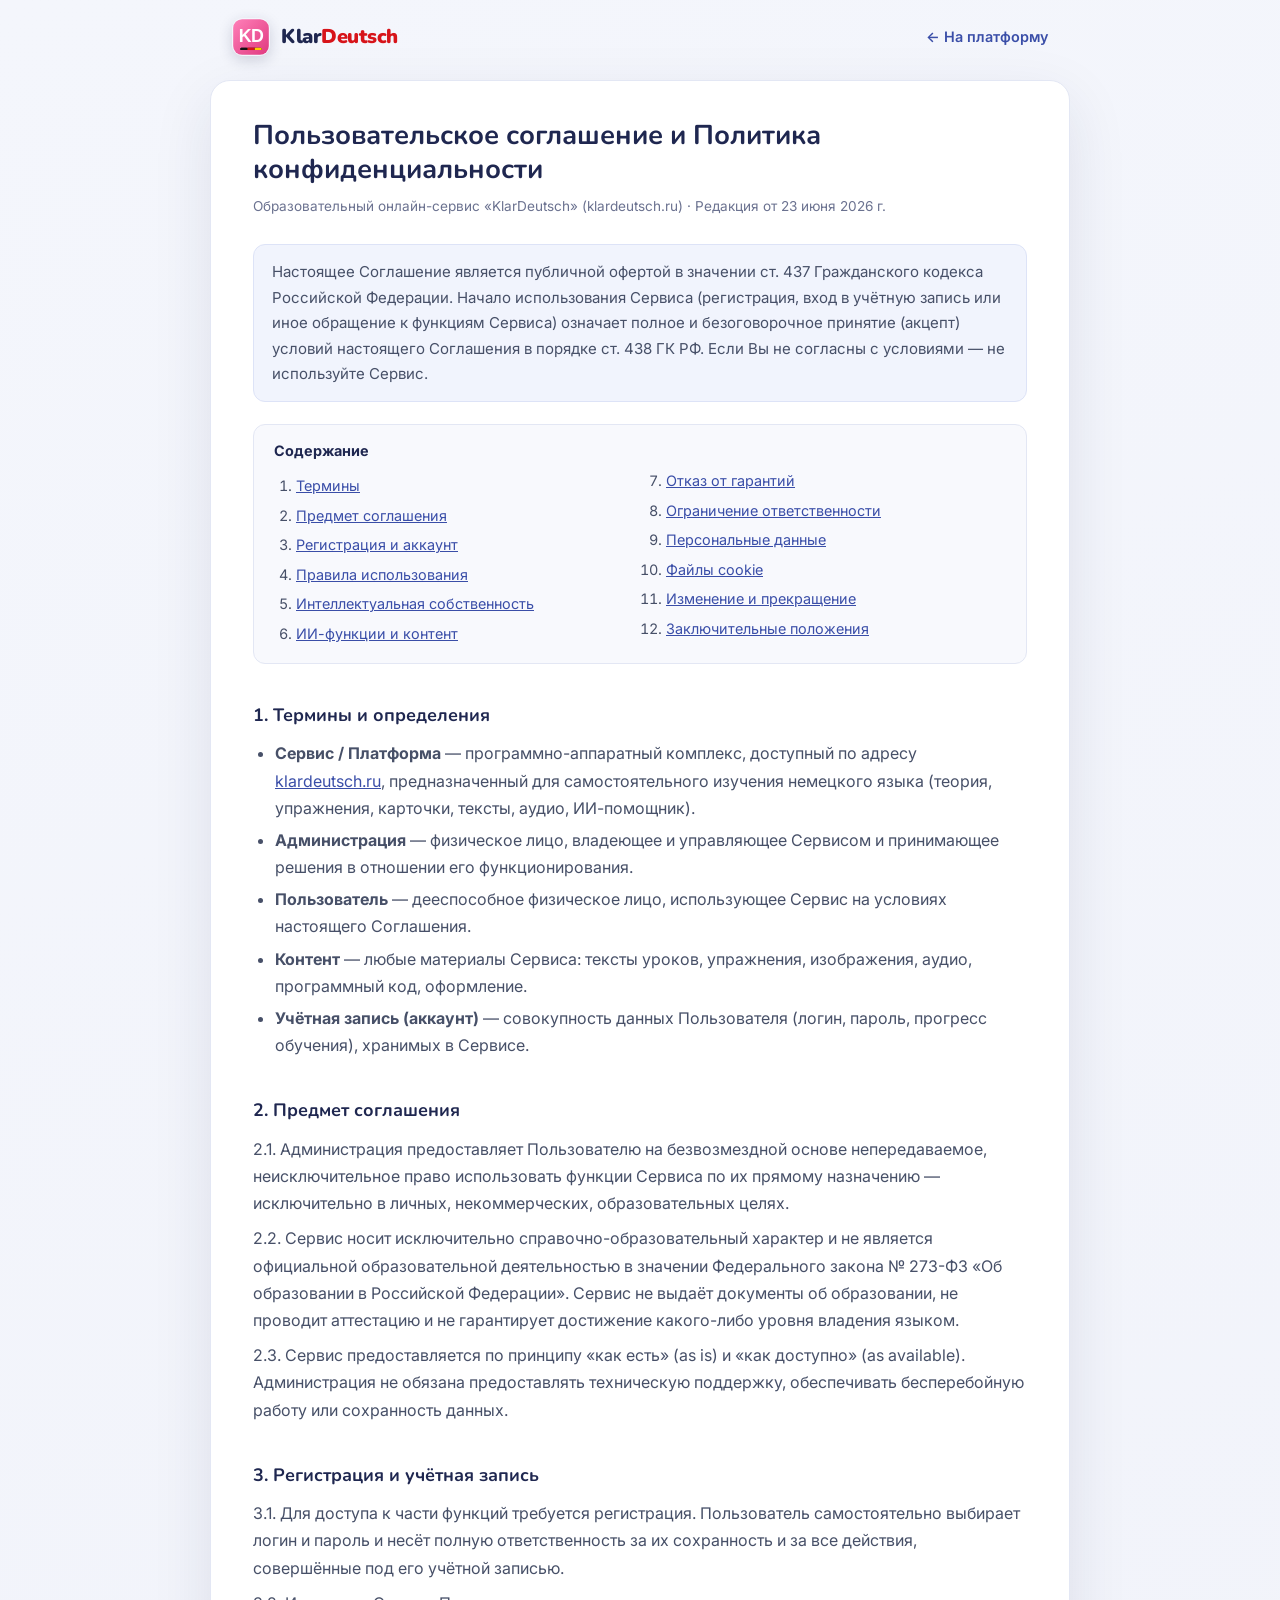
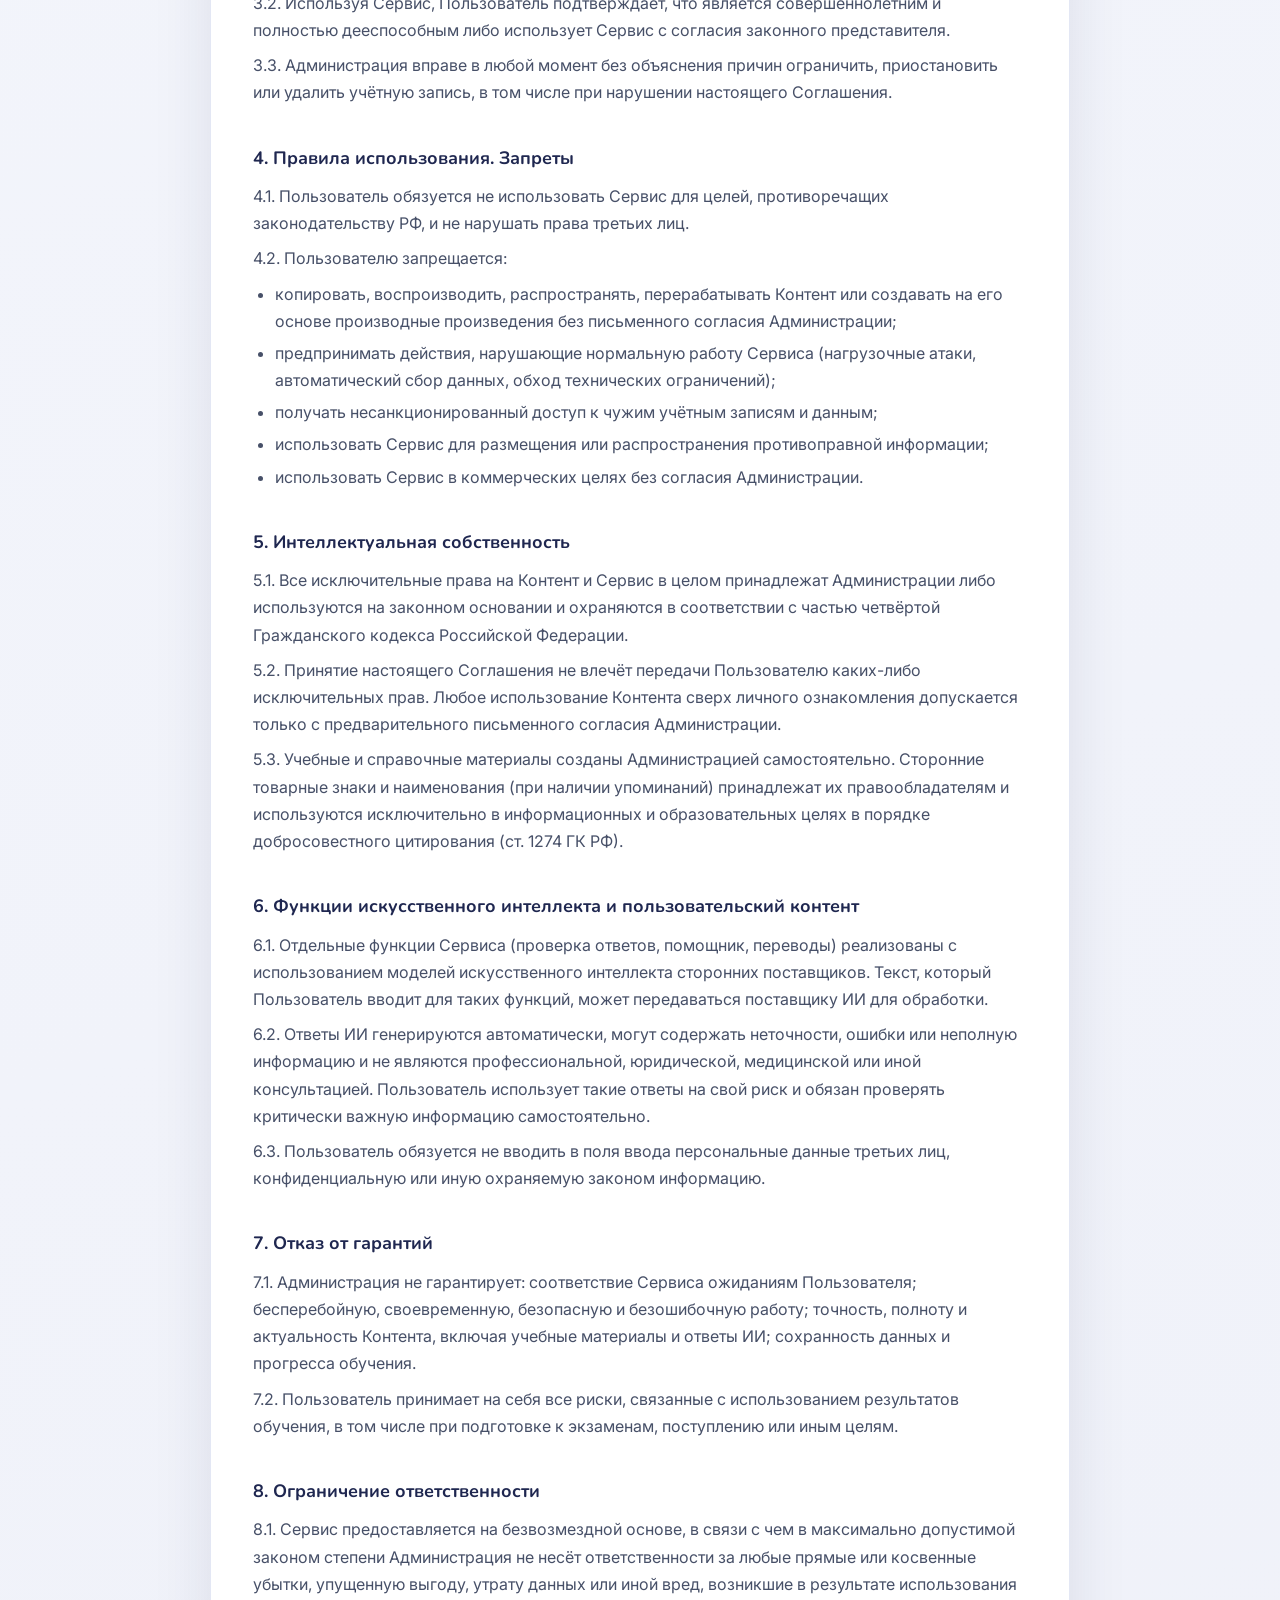
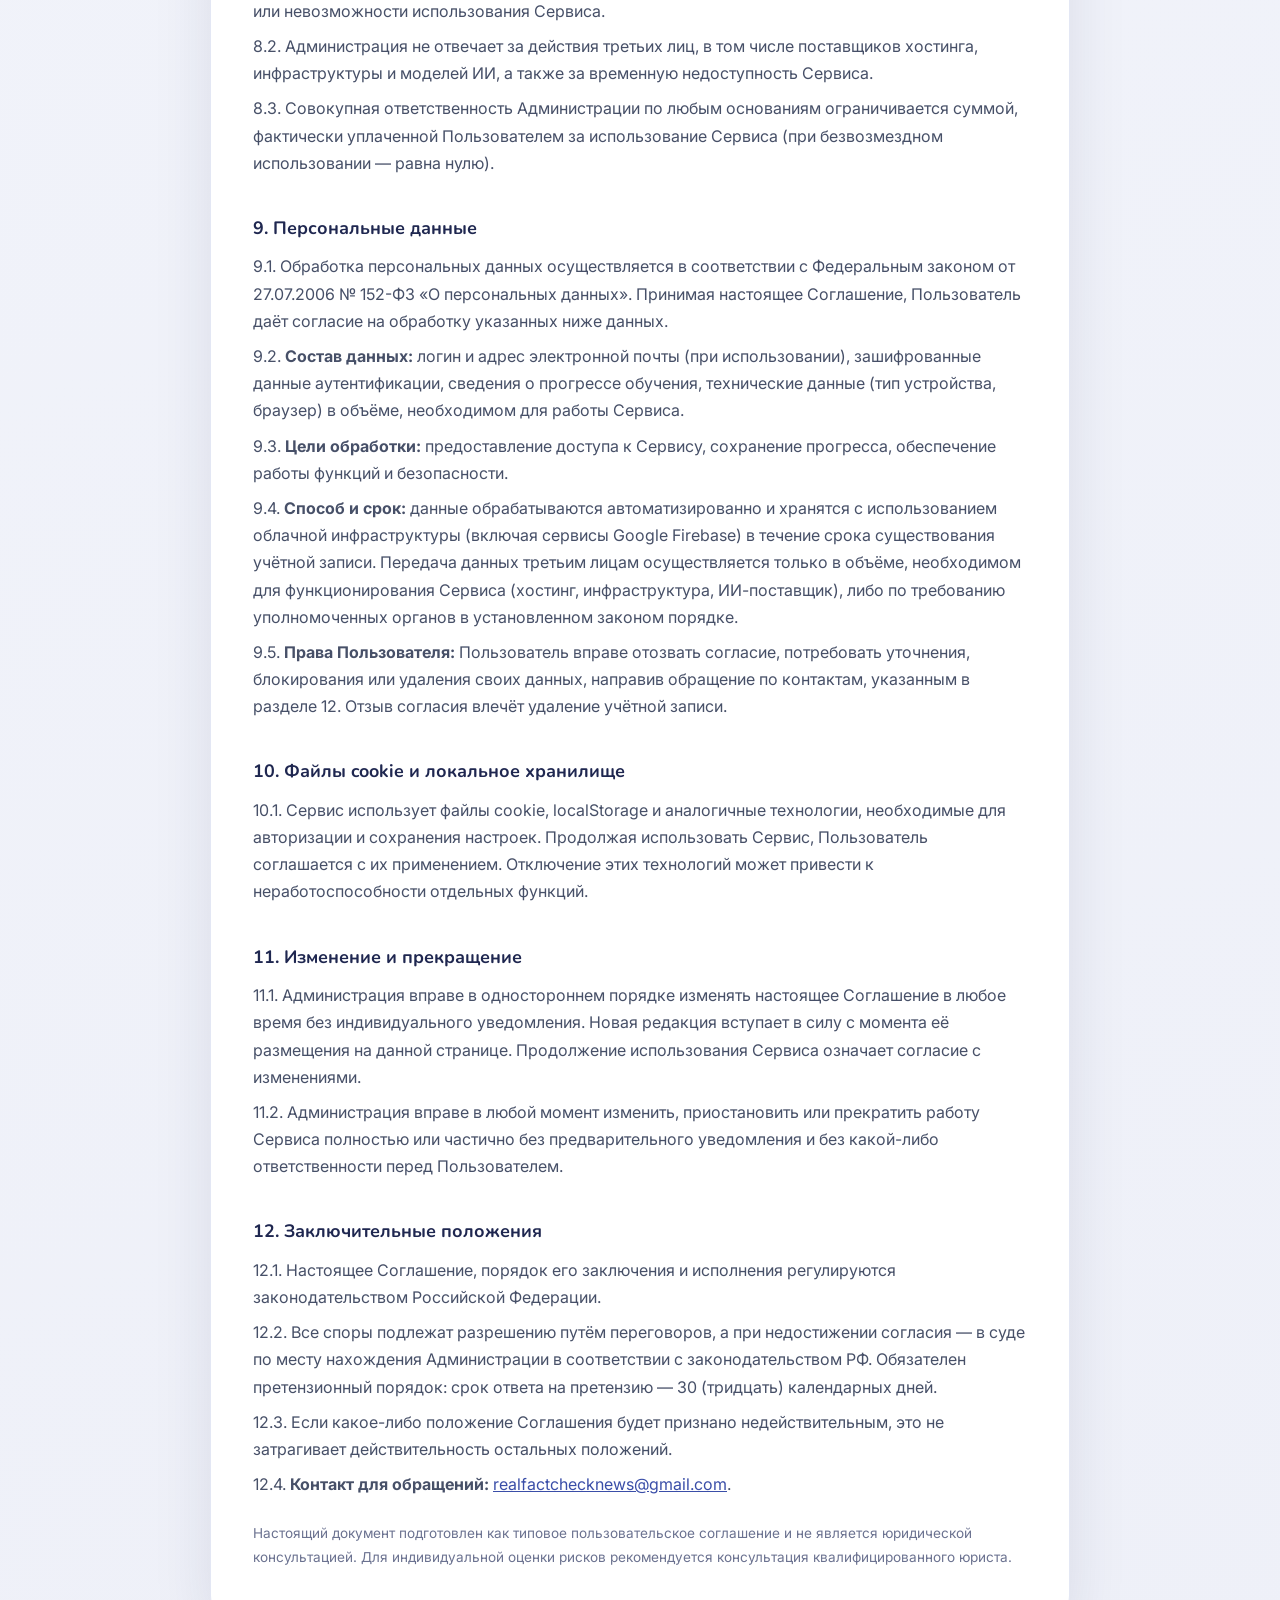
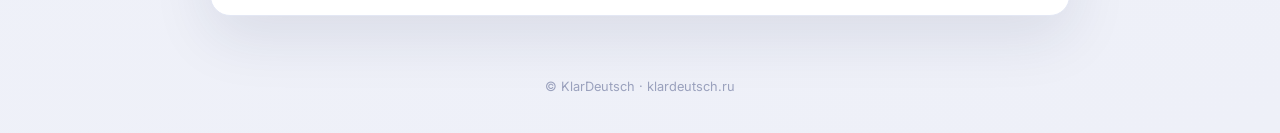
<file: terms.html>
<!DOCTYPE html>
<html lang="ru">
<head>
  <meta charset="UTF-8" />
  <meta name="viewport" content="width=device-width, initial-scale=1.0" />
  <title>Пользовательское соглашение — KlarDeutsch</title>
  <meta name="description" content="Пользовательское соглашение и политика конфиденциальности образовательной платформы KlarDeutsch (klardeutsch.ru)." />
  <meta name="robots" content="index, follow" />
  <link rel="icon" type="image/svg+xml" href="favicon-klar.svg" />
  <link href="https://fonts.googleapis.com/css2?family=Inter:wght@400;500;600;700&family=Nunito:wght@700;800;900&display=swap" rel="stylesheet" />
  <style>
    :root{
      --ink:#1f2750; --ink2:#475068; --muted:#6b7290; --line:#e3e7f4;
      --accent:#3a4ea8; --bg:#f4f6fc; --card:#ffffff;
    }
    *{box-sizing:border-box;}
    body{
      margin:0; background:linear-gradient(160deg,#f4f6fc 0%,#eef0f8 100%);
      font-family:'Inter',system-ui,sans-serif; color:var(--ink2); line-height:1.7;
    }
    .doc-nav{
      display:flex; align-items:center; gap:11px; max-width:860px;
      margin:0 auto; padding:18px 22px;
    }
    .doc-nav img{width:38px;height:38px;border-radius:11px;box-shadow:0 4px 14px rgba(31,39,80,.18);}
    .doc-nav .nm{font-family:'Nunito',sans-serif;font-weight:900;font-size:1.25rem;color:var(--ink);letter-spacing:-.5px;}
    .doc-nav .nm em{color:#d7141a;font-style:normal;}
    .doc-nav a{margin-left:auto;font-size:.9rem;font-weight:600;color:var(--accent);text-decoration:none;}
    .doc-nav a:hover{text-decoration:underline;}

    .doc{
      max-width:860px; margin:6px auto 60px; padding:38px 42px;
      background:var(--card); border:1px solid var(--line); border-radius:20px;
      box-shadow:0 20px 60px rgba(31,39,80,.10);
    }
    @media(max-width:640px){ .doc{padding:26px 20px;margin:6px 12px 40px;} }

    .doc h1{
      font-family:'Nunito',sans-serif; font-size:1.7rem; color:var(--ink);
      margin:0 0 4px; line-height:1.25;
    }
    .doc .meta{font-size:.85rem;color:var(--muted);margin-bottom:26px;}
    .doc h2{
      font-family:'Nunito',sans-serif; font-size:1.12rem; color:var(--ink);
      margin:30px 0 10px; padding-top:6px;
    }
    .doc h3{font-size:1rem;color:var(--ink);margin:18px 0 6px;}
    .doc p{margin:8px 0;}
    .doc ul,.doc ol{margin:8px 0;padding-left:22px;}
    .doc li{margin:5px 0;}
    .doc a{color:var(--accent);}
    .lead{
      background:#f1f4fd; border:1px solid #dde3f7; border-radius:12px;
      padding:14px 18px; font-size:.94rem; color:var(--ink2); margin-bottom:8px;
    }
    .toc{
      background:#f8f9fd; border:1px solid var(--line); border-radius:12px;
      padding:14px 20px; margin:22px 0;
    }
    .toc-title{font-weight:700;color:var(--ink);font-size:.9rem;margin-bottom:6px;}
    .toc ol{columns:2;column-gap:30px;font-size:.9rem;margin:0;}
    @media(max-width:640px){ .toc ol{columns:1;} }
    .note{font-size:.85rem;color:var(--muted);}
    .doc-foot{text-align:center;color:#9aa1bd;font-size:.8rem;padding:0 20px 36px;}
  </style>
</head>
<body>

  <header class="doc-nav">
    <img src="favicon-klar.svg" alt="KlarDeutsch" />
    <span class="nm">Klar<em>Deutsch</em></span>
    <a href="index.html">← На платформу</a>
  </header>

  <main class="doc">
    <h1>Пользовательское соглашение и Политика конфиденциальности</h1>
    <p class="meta">Образовательный онлайн-сервис «KlarDeutsch» (klardeutsch.ru) · Редакция от 23 июня 2026 г.</p>

    <div class="lead">
      Настоящее Соглашение является публичной офертой в значении ст. 437 Гражданского
      кодекса Российской Федерации. Начало использования Сервиса (регистрация, вход в
      учётную запись или иное обращение к функциям Сервиса) означает полное и
      безоговорочное принятие (акцепт) условий настоящего Соглашения в порядке ст. 438
      ГК РФ. Если Вы не согласны с условиями — не используйте Сервис.
    </div>

    <div class="toc">
      <div class="toc-title">Содержание</div>
      <ol>
        <li><a href="#s1">Термины</a></li>
        <li><a href="#s2">Предмет соглашения</a></li>
        <li><a href="#s3">Регистрация и аккаунт</a></li>
        <li><a href="#s4">Правила использования</a></li>
        <li><a href="#s5">Интеллектуальная собственность</a></li>
        <li><a href="#s6">ИИ-функции и контент</a></li>
        <li><a href="#s7">Отказ от гарантий</a></li>
        <li><a href="#s8">Ограничение ответственности</a></li>
        <li><a href="#s9">Персональные данные</a></li>
        <li><a href="#s10">Файлы cookie</a></li>
        <li><a href="#s11">Изменение и прекращение</a></li>
        <li><a href="#s12">Заключительные положения</a></li>
      </ol>
    </div>

    <h2 id="s1">1. Термины и определения</h2>
    <ul>
      <li><b>Сервис / Платформа</b> — программно-аппаратный комплекс, доступный по адресу
        <a href="https://klardeutsch.ru">klardeutsch.ru</a>, предназначенный для самостоятельного
        изучения немецкого языка (теория, упражнения, карточки, тексты, аудио, ИИ-помощник).</li>
      <li><b>Администрация</b> — физическое лицо, владеющее и управляющее Сервисом и принимающее
        решения в отношении его функционирования.</li>
      <li><b>Пользователь</b> — дееспособное физическое лицо, использующее Сервис на условиях
        настоящего Соглашения.</li>
      <li><b>Контент</b> — любые материалы Сервиса: тексты уроков, упражнения, изображения,
        аудио, программный код, оформление.</li>
      <li><b>Учётная запись (аккаунт)</b> — совокупность данных Пользователя (логин, пароль,
        прогресс обучения), хранимых в Сервисе.</li>
    </ul>

    <h2 id="s2">2. Предмет соглашения</h2>
    <p>2.1. Администрация предоставляет Пользователю на безвозмездной основе непередаваемое,
      неисключительное право использовать функции Сервиса по их прямому назначению —
      исключительно в личных, некоммерческих, образовательных целях.</p>
    <p>2.2. Сервис носит исключительно справочно-образовательный характер и не является
      официальной образовательной деятельностью в значении Федерального закона № 273-ФЗ
      «Об образовании в Российской Федерации». Сервис не выдаёт документы об образовании,
      не проводит аттестацию и не гарантирует достижение какого-либо уровня владения языком.</p>
    <p>2.3. Сервис предоставляется по принципу «как есть» (as is) и «как доступно»
      (as available). Администрация не обязана предоставлять техническую поддержку,
      обеспечивать бесперебойную работу или сохранность данных.</p>

    <h2 id="s3">3. Регистрация и учётная запись</h2>
    <p>3.1. Для доступа к части функций требуется регистрация. Пользователь самостоятельно
      выбирает логин и пароль и несёт полную ответственность за их сохранность и за все
      действия, совершённые под его учётной записью.</p>
    <p>3.2. Используя Сервис, Пользователь подтверждает, что является совершеннолетним и
      полностью дееспособным либо использует Сервис с согласия законного представителя.</p>
    <p>3.3. Администрация вправе в любой момент без объяснения причин ограничить, приостановить
      или удалить учётную запись, в том числе при нарушении настоящего Соглашения.</p>

    <h2 id="s4">4. Правила использования. Запреты</h2>
    <p>4.1. Пользователь обязуется не использовать Сервис для целей, противоречащих
      законодательству РФ, и не нарушать права третьих лиц.</p>
    <p>4.2. Пользователю запрещается:</p>
    <ul>
      <li>копировать, воспроизводить, распространять, перерабатывать Контент или создавать на
        его основе производные произведения без письменного согласия Администрации;</li>
      <li>предпринимать действия, нарушающие нормальную работу Сервиса (нагрузочные атаки,
        автоматический сбор данных, обход технических ограничений);</li>
      <li>получать несанкционированный доступ к чужим учётным записям и данным;</li>
      <li>использовать Сервис для размещения или распространения противоправной информации;</li>
      <li>использовать Сервис в коммерческих целях без согласия Администрации.</li>
    </ul>

    <h2 id="s5">5. Интеллектуальная собственность</h2>
    <p>5.1. Все исключительные права на Контент и Сервис в целом принадлежат Администрации
      либо используются на законном основании и охраняются в соответствии с частью четвёртой
      Гражданского кодекса Российской Федерации.</p>
    <p>5.2. Принятие настоящего Соглашения не влечёт передачи Пользователю каких-либо
      исключительных прав. Любое использование Контента сверх личного ознакомления допускается
      только с предварительного письменного согласия Администрации.</p>
    <p>5.3. Учебные и справочные материалы созданы Администрацией самостоятельно. Сторонние
      товарные знаки и наименования (при наличии упоминаний) принадлежат их правообладателям и
      используются исключительно в информационных и образовательных целях в порядке
      добросовестного цитирования (ст. 1274 ГК РФ).</p>

    <h2 id="s6">6. Функции искусственного интеллекта и пользовательский контент</h2>
    <p>6.1. Отдельные функции Сервиса (проверка ответов, помощник, переводы) реализованы с
      использованием моделей искусственного интеллекта сторонних поставщиков. Текст, который
      Пользователь вводит для таких функций, может передаваться поставщику ИИ для обработки.</p>
    <p>6.2. Ответы ИИ генерируются автоматически, могут содержать неточности, ошибки или
      неполную информацию и не являются профессиональной, юридической, медицинской или иной
      консультацией. Пользователь использует такие ответы на свой риск и обязан проверять
      критически важную информацию самостоятельно.</p>
    <p>6.3. Пользователь обязуется не вводить в поля ввода персональные данные третьих лиц,
      конфиденциальную или иную охраняемую законом информацию.</p>

    <h2 id="s7">7. Отказ от гарантий</h2>
    <p>7.1. Администрация не гарантирует: соответствие Сервиса ожиданиям Пользователя;
      бесперебойную, своевременную, безопасную и безошибочную работу; точность, полноту и
      актуальность Контента, включая учебные материалы и ответы ИИ; сохранность данных и
      прогресса обучения.</p>
    <p>7.2. Пользователь принимает на себя все риски, связанные с использованием результатов
      обучения, в том числе при подготовке к экзаменам, поступлению или иным целям.</p>

    <h2 id="s8">8. Ограничение ответственности</h2>
    <p>8.1. Сервис предоставляется на безвозмездной основе, в связи с чем в максимально
      допустимой законом степени Администрация не несёт ответственности за любые прямые или
      косвенные убытки, упущенную выгоду, утрату данных или иной вред, возникшие в результате
      использования или невозможности использования Сервиса.</p>
    <p>8.2. Администрация не отвечает за действия третьих лиц, в том числе поставщиков
      хостинга, инфраструктуры и моделей ИИ, а также за временную недоступность Сервиса.</p>
    <p>8.3. Совокупная ответственность Администрации по любым основаниям ограничивается суммой,
      фактически уплаченной Пользователем за использование Сервиса (при безвозмездном
      использовании — равна нулю).</p>

    <h2 id="s9">9. Персональные данные</h2>
    <p>9.1. Обработка персональных данных осуществляется в соответствии с Федеральным законом
      от 27.07.2006 № 152-ФЗ «О персональных данных». Принимая настоящее Соглашение,
      Пользователь даёт согласие на обработку указанных ниже данных.</p>
    <p>9.2. <b>Состав данных:</b> логин и адрес электронной почты (при использовании),
      зашифрованные данные аутентификации, сведения о прогрессе обучения, технические данные
      (тип устройства, браузер) в объёме, необходимом для работы Сервиса.</p>
    <p>9.3. <b>Цели обработки:</b> предоставление доступа к Сервису, сохранение прогресса,
      обеспечение работы функций и безопасности.</p>
    <p>9.4. <b>Способ и срок:</b> данные обрабатываются автоматизированно и хранятся с
      использованием облачной инфраструктуры (включая сервисы Google Firebase) в течение срока
      существования учётной записи. Передача данных третьим лицам осуществляется только в
      объёме, необходимом для функционирования Сервиса (хостинг, инфраструктура, ИИ-поставщик),
      либо по требованию уполномоченных органов в установленном законом порядке.</p>
    <p>9.5. <b>Права Пользователя:</b> Пользователь вправе отозвать согласие, потребовать
      уточнения, блокирования или удаления своих данных, направив обращение по контактам,
      указанным в разделе 12. Отзыв согласия влечёт удаление учётной записи.</p>

    <h2 id="s10">10. Файлы cookie и локальное хранилище</h2>
    <p>10.1. Сервис использует файлы cookie, localStorage и аналогичные технологии,
      необходимые для авторизации и сохранения настроек. Продолжая использовать Сервис,
      Пользователь соглашается с их применением. Отключение этих технологий может привести к
      неработоспособности отдельных функций.</p>

    <h2 id="s11">11. Изменение и прекращение</h2>
    <p>11.1. Администрация вправе в одностороннем порядке изменять настоящее Соглашение в любое
      время без индивидуального уведомления. Новая редакция вступает в силу с момента её
      размещения на данной странице. Продолжение использования Сервиса означает согласие с
      изменениями.</p>
    <p>11.2. Администрация вправе в любой момент изменить, приостановить или прекратить работу
      Сервиса полностью или частично без предварительного уведомления и без какой-либо
      ответственности перед Пользователем.</p>

    <h2 id="s12">12. Заключительные положения</h2>
    <p>12.1. Настоящее Соглашение, порядок его заключения и исполнения регулируются
      законодательством Российской Федерации.</p>
    <p>12.2. Все споры подлежат разрешению путём переговоров, а при недостижении согласия — в
      суде по месту нахождения Администрации в соответствии с законодательством РФ. Обязателен
      претензионный порядок: срок ответа на претензию — 30 (тридцать) календарных дней.</p>
    <p>12.3. Если какое-либо положение Соглашения будет признано недействительным, это не
      затрагивает действительность остальных положений.</p>
    <p>12.4. <b>Контакт для обращений:</b> <a href="mailto:realfactchecknews@gmail.com">realfactchecknews@gmail.com</a>.</p>

    <p class="note" style="margin-top:24px;">
      Настоящий документ подготовлен как типовое пользовательское соглашение и не является
      юридической консультацией. Для индивидуальной оценки рисков рекомендуется консультация
      квалифицированного юриста.
    </p>
  </main>

  <div class="doc-foot">© KlarDeutsch · klardeutsch.ru</div>
</body>
</html>
</file>
